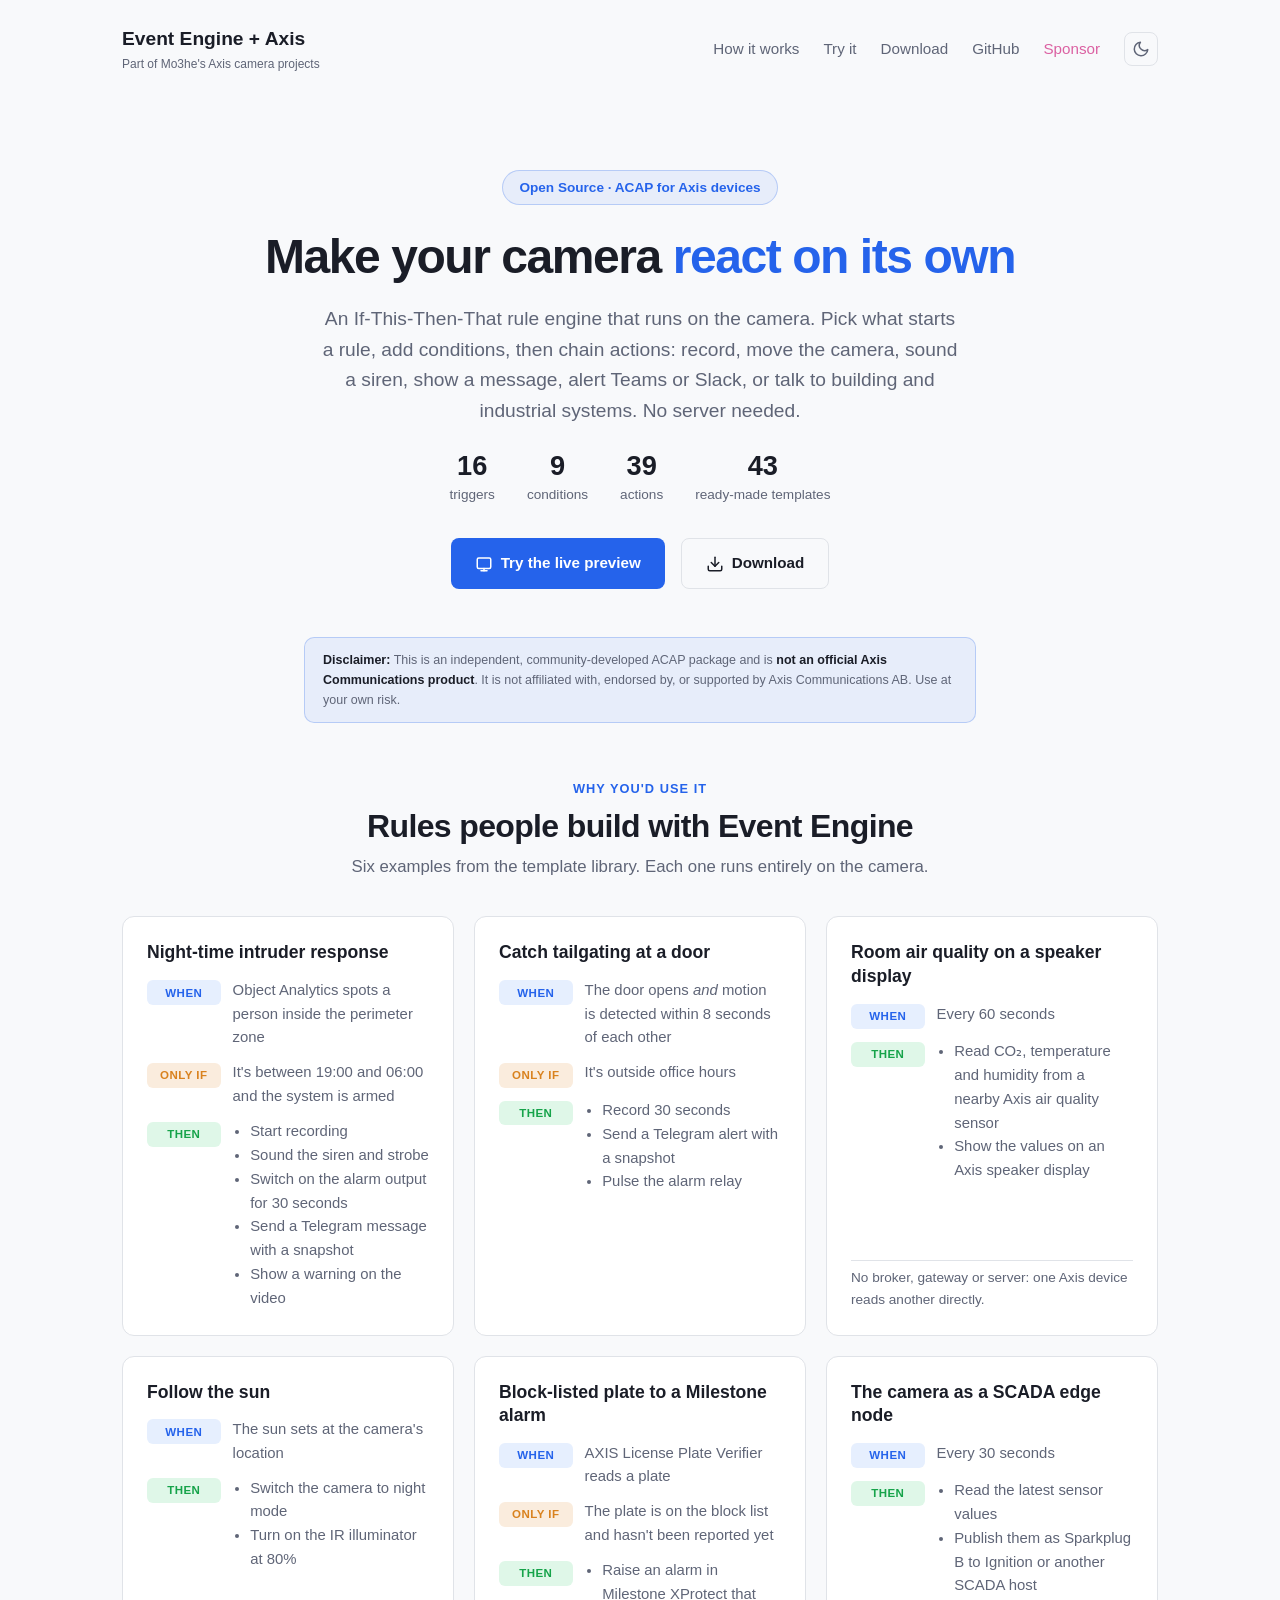
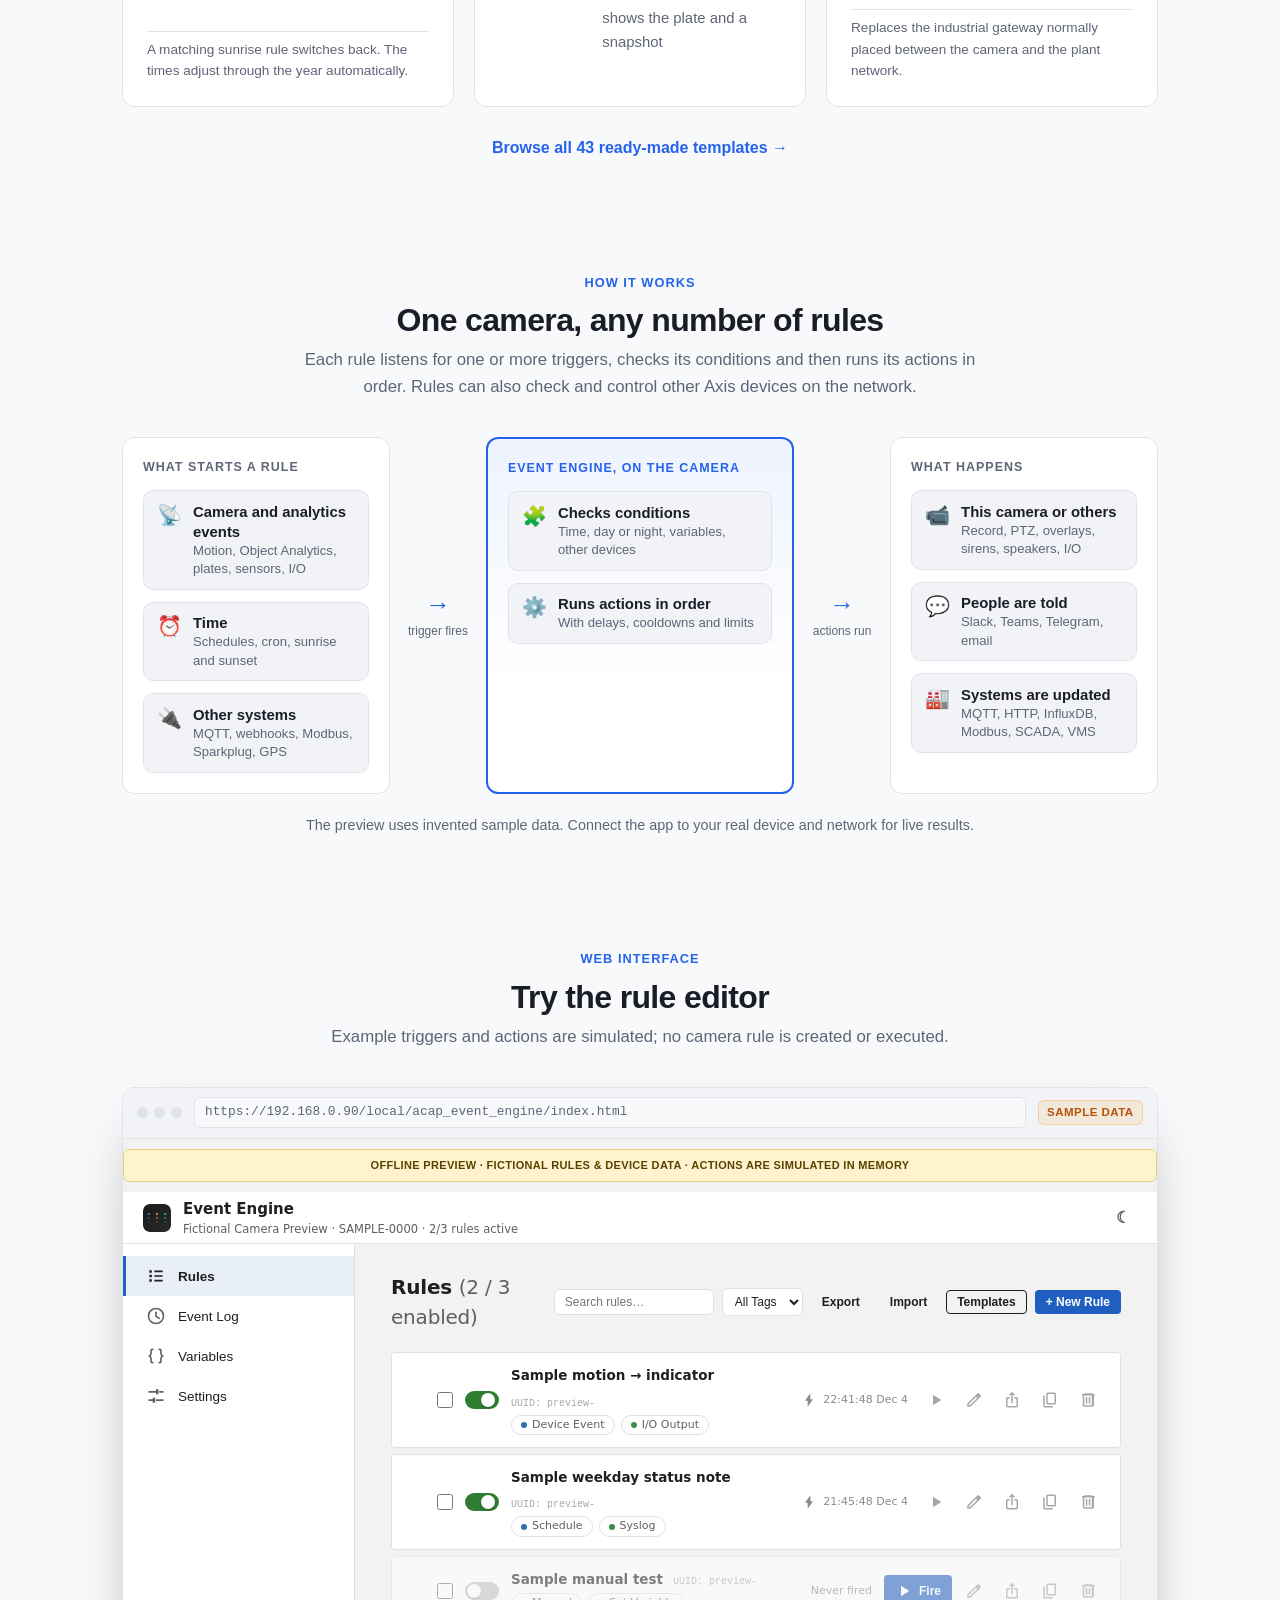
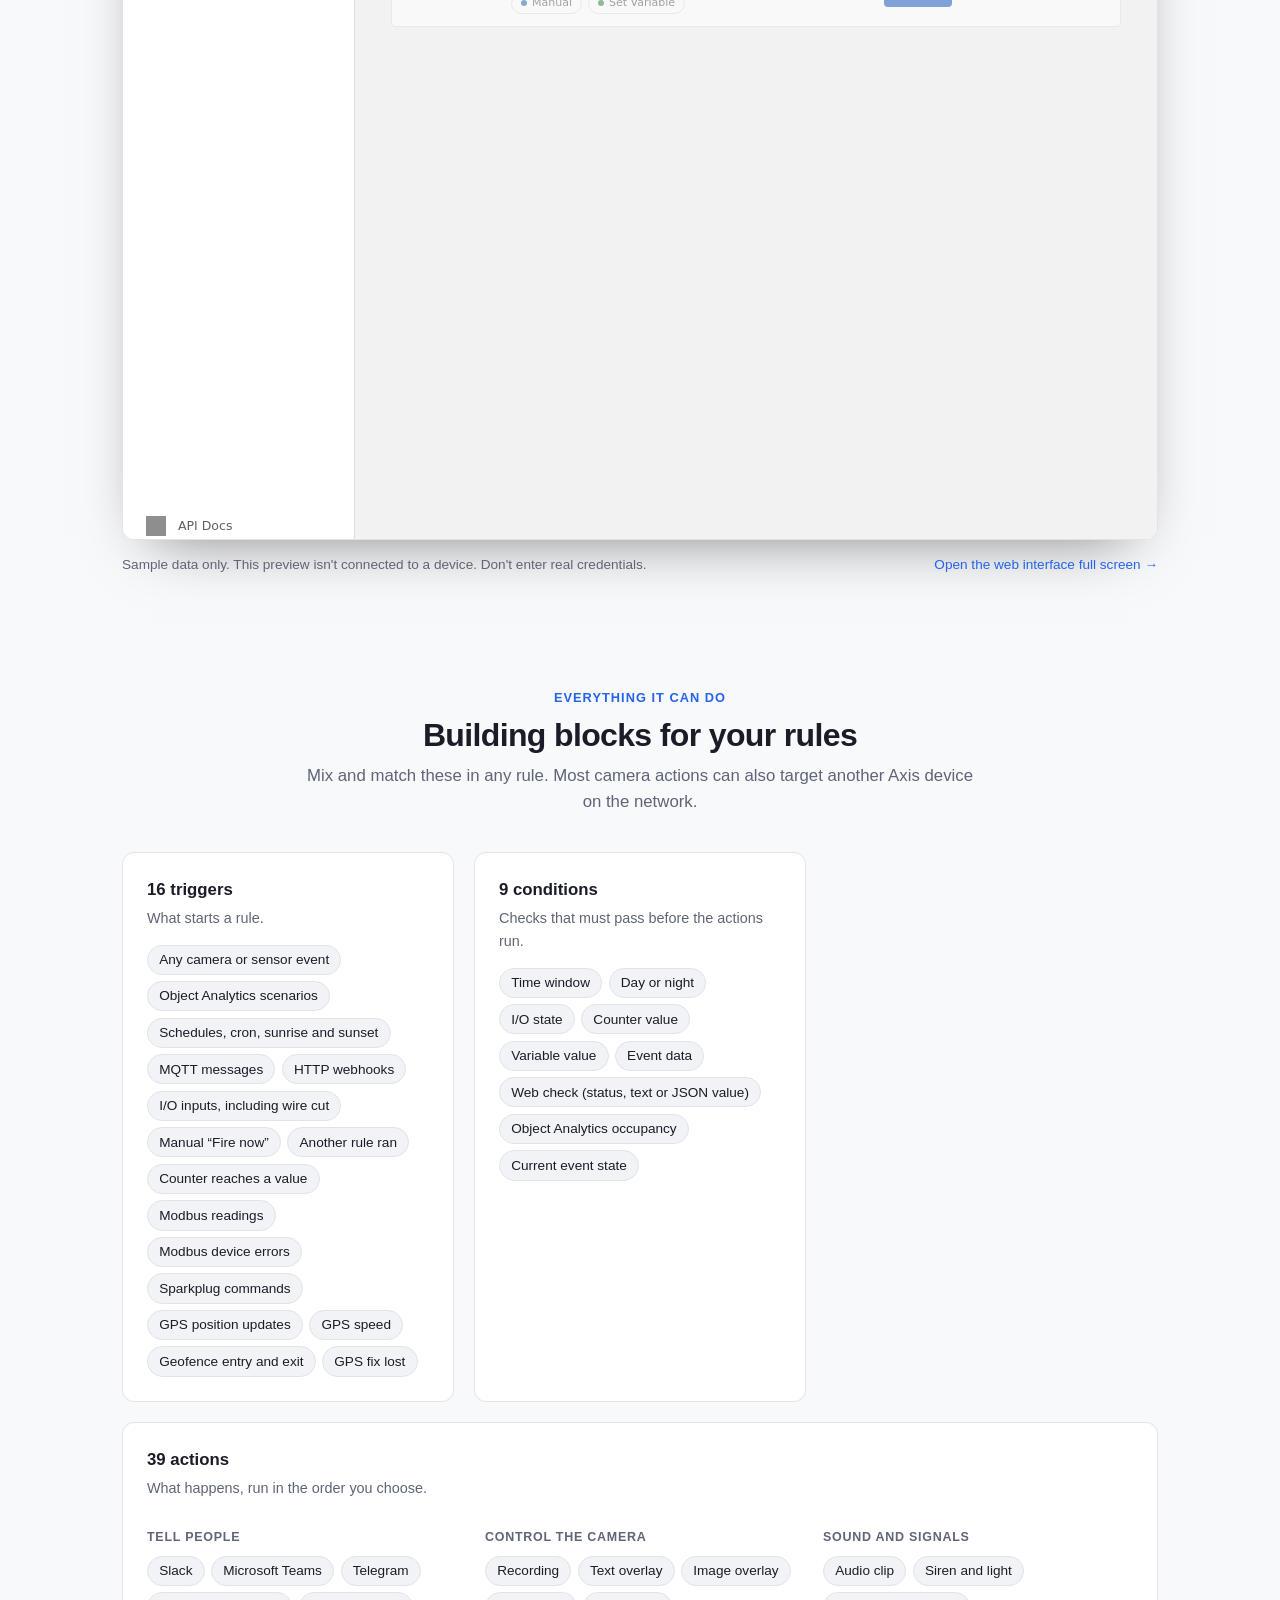
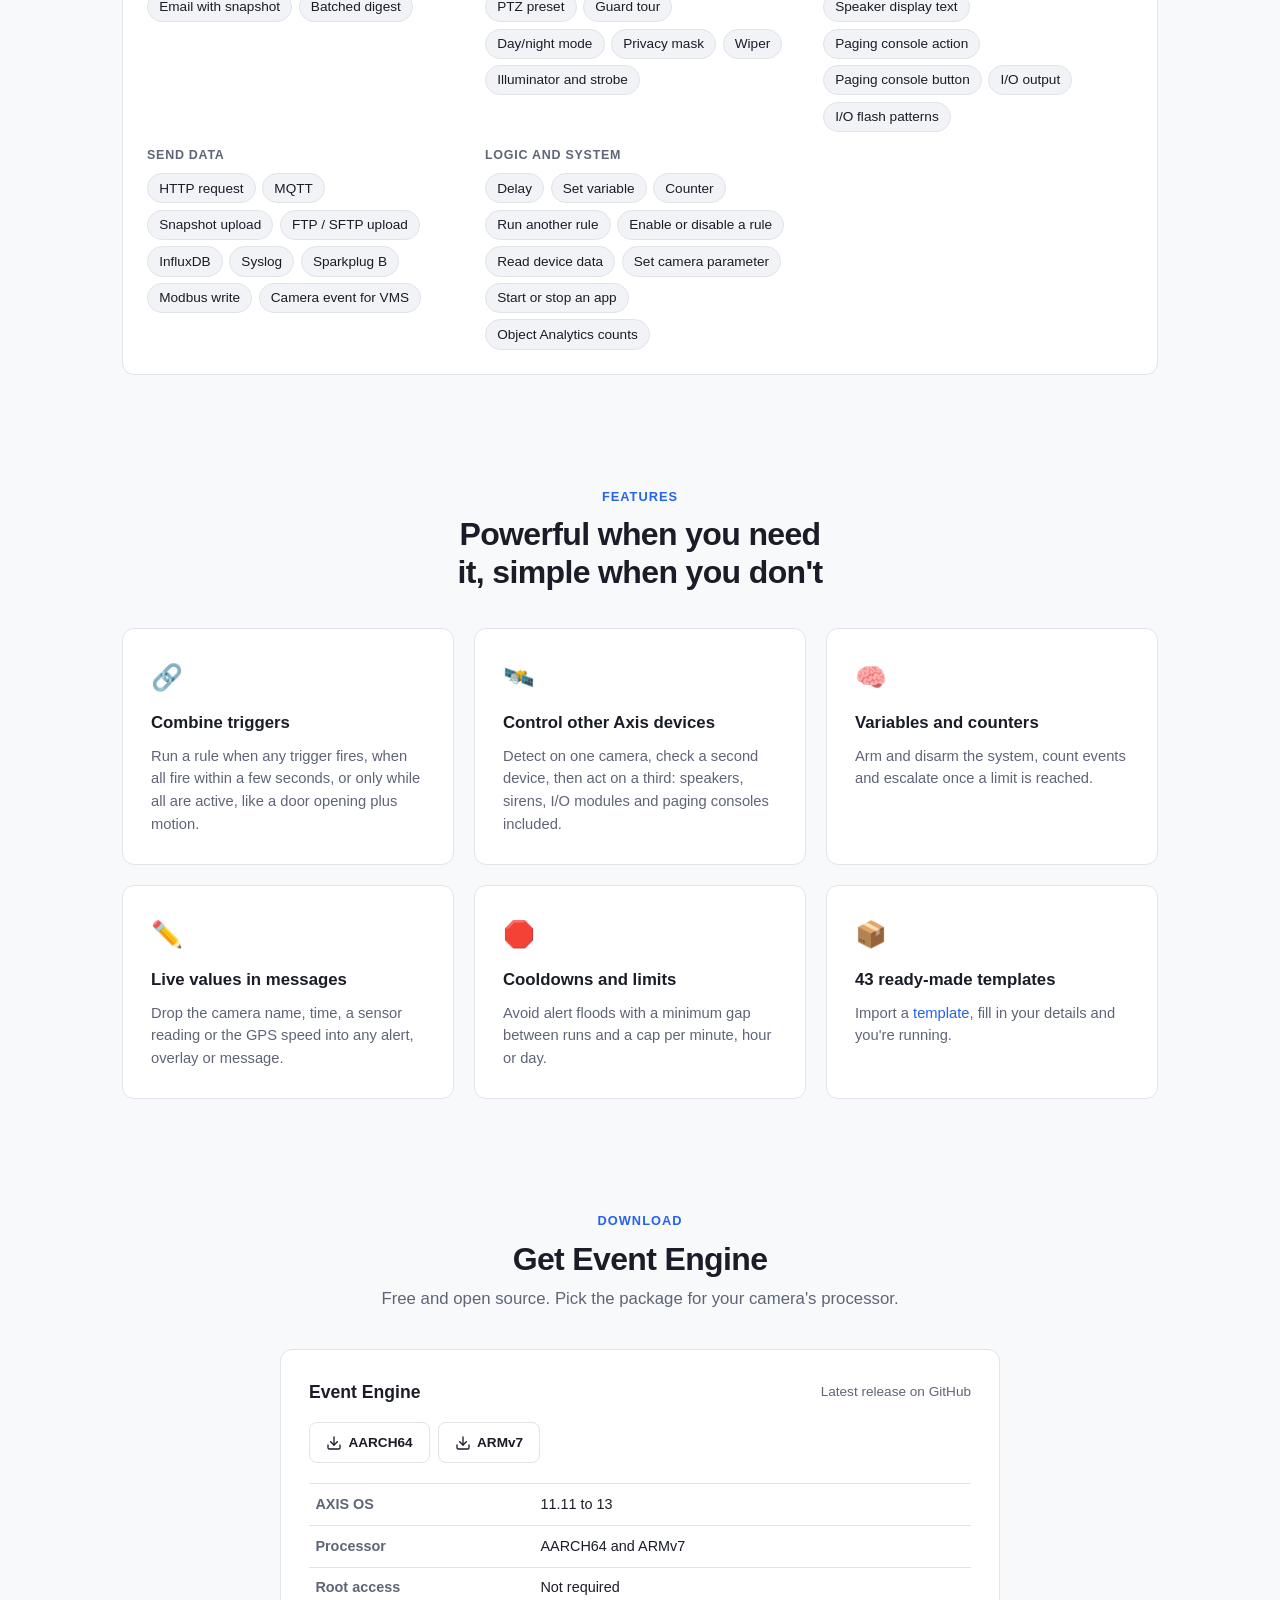
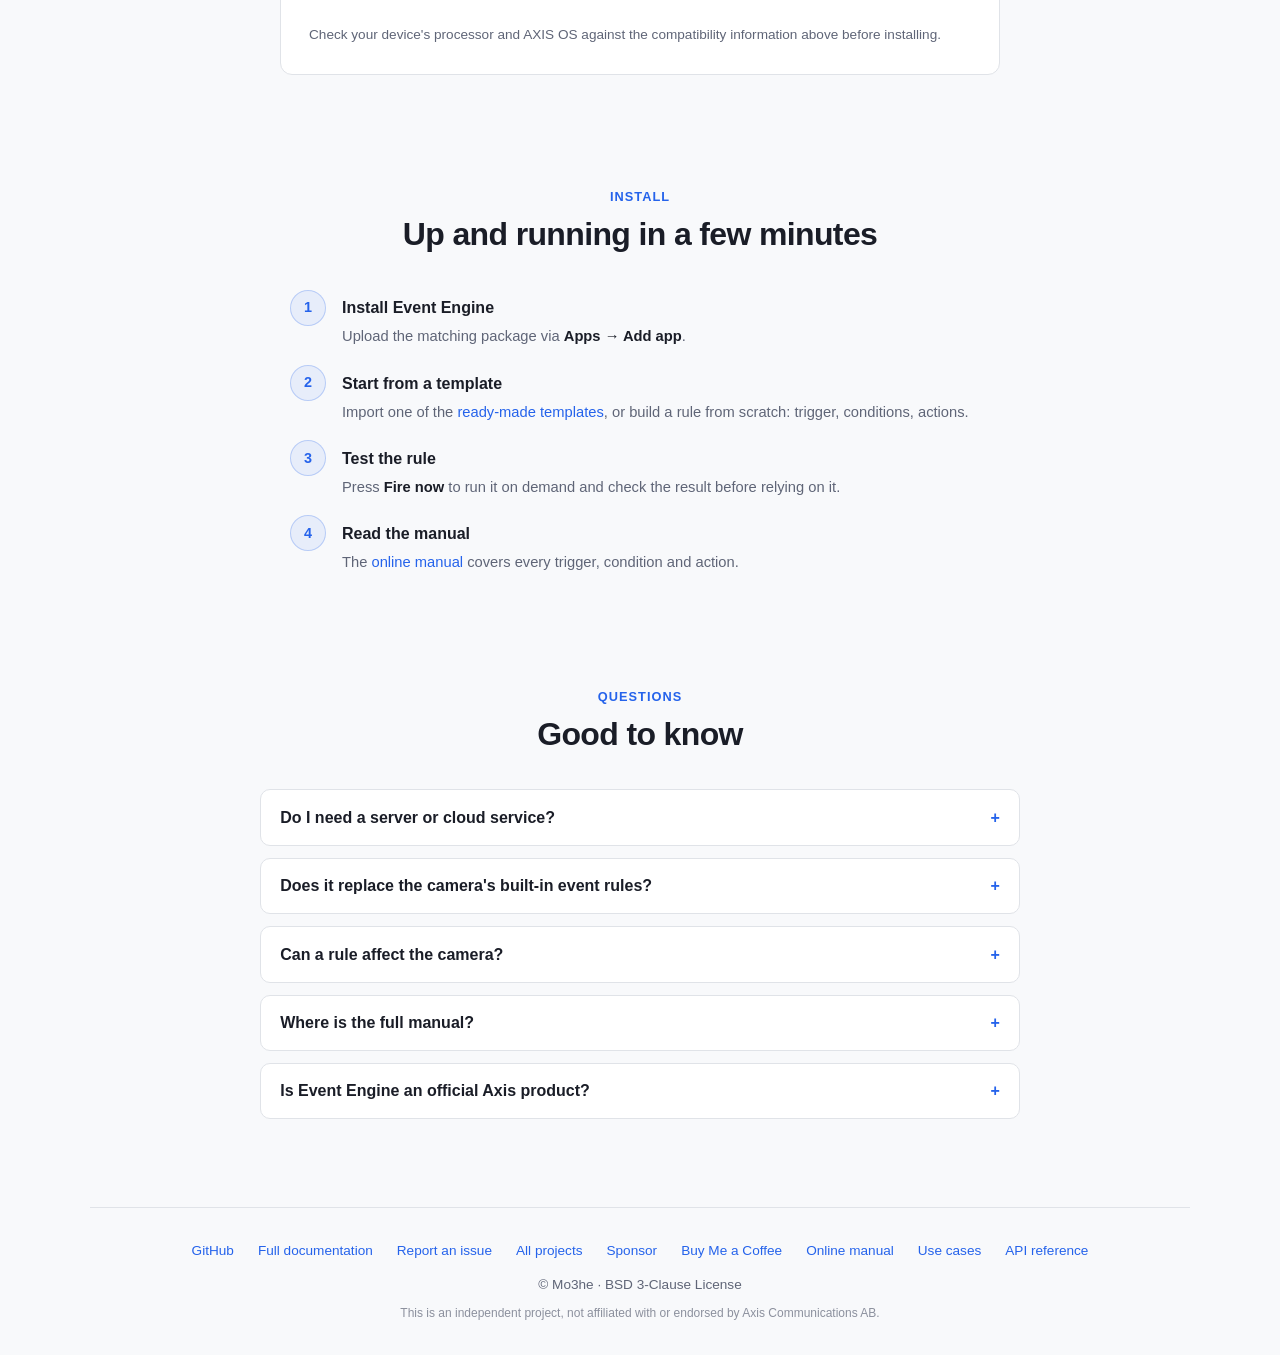
<file: docs/index.html>
<!DOCTYPE html>
<html lang="en">
<head>
  <meta charset="UTF-8">
  <meta name="viewport" content="width=device-width, initial-scale=1.0">
  <title>Event Engine for Axis Cameras</title>
  <meta name="description" content="A rule engine that runs on Axis cameras: 16 triggers, 9 conditions and 39 actions for alerts, recording, PTZ, sirens, speakers, MQTT, Modbus and Sparkplug, with no server needed.">
  <link rel="canonical" href="https://mo3he.github.io/Event-Engine-ACAP/">
  <meta property="og:type" content="website">
  <meta property="og:url" content="https://mo3he.github.io/Event-Engine-ACAP/">
  <meta property="og:title" content="Event Engine for Axis Cameras">
  <meta property="og:description" content="A rule engine that runs on Axis cameras: 16 triggers, 9 conditions and 39 actions for alerts, recording, PTZ, sirens, speakers, MQTT, Modbus and Sparkplug, with no server needed.">
  <meta name="twitter:card" content="summary">
  <meta name="twitter:title" content="Event Engine for Axis Cameras">
  <meta name="twitter:description" content="A rule engine that runs on Axis cameras: 16 triggers, 9 conditions and 39 actions for alerts, recording, PTZ, sirens, speakers, MQTT, Modbus and Sparkplug, with no server needed.">
  <style>
    :root {
      --bg: #0f1117;
      --surface: #181b23;
      --surface-2: #1f232d;
      --border: #262a35;
      --text: #e4e6ed;
      --muted: #8b8fa3;
      --accent: #4f8ff7;
      --accent-hover: #6ba1ff;
      --accent-soft: rgba(79, 143, 247, 0.12);
      --accent-line: rgba(79, 143, 247, 0.25);
      --amber: #f59e0b;
      --radius: 12px;
    }
    [data-theme="light"] {
      --bg: #f8f9fb;
      --surface: #ffffff;
      --surface-2: #f1f3f7;
      --border: #e0e3e8;
      --text: #1a1d27;
      --muted: #5f6577;
      --accent: #2563eb;
      --accent-hover: #1d4ed8;
      --accent-soft: rgba(37, 99, 235, 0.08);
      --accent-line: rgba(37, 99, 235, 0.25);
      --amber: #b45309;
    }
    * { margin: 0; padding: 0; box-sizing: border-box; }
    html { scroll-behavior: smooth; }
    body {
      font-family: -apple-system, BlinkMacSystemFont, 'Segoe UI', Roboto, Oxygen, sans-serif;
      background: var(--bg);
      color: var(--text);
      line-height: 1.6;
    }
    a { color: var(--accent); text-decoration: none; }
    a:hover { color: var(--accent-hover); }
    a:focus-visible, button:focus-visible, summary:focus-visible { outline: 2px solid var(--accent); outline-offset: 3px; border-radius: 4px; }
    code { font-family: ui-monospace, SFMono-Regular, Menlo, monospace; font-size: 0.88em; background: var(--surface-2); border: 1px solid var(--border); border-radius: 5px; padding: 0.05em 0.35em; }
    .wrap { max-width: 1100px; margin: 0 auto; padding: 0 2rem; }
    section { padding: 3.5rem 0; }
    .section-head { text-align: center; max-width: 680px; margin: 0 auto 2.25rem; }
    .section-head h2 { font-size: 2rem; font-weight: 800; letter-spacing: -0.02em; line-height: 1.2; margin-bottom: 0.5rem; text-wrap: balance; }
    .section-head p { color: var(--muted); font-size: 1.05rem; }
    .eyebrow { display: block; color: var(--accent); font-size: 0.8rem; font-weight: 700; letter-spacing: 0.08em; text-transform: uppercase; margin-bottom: 0.5rem; }
    /* Nav */
    nav { display: flex; justify-content: space-between; align-items: center; max-width: 1100px; margin: 0 auto; padding: 1.5rem 2rem; gap: 1rem; }
    nav .logo { font-size: 1.2rem; font-weight: 700; color: var(--text); }
    nav .logo small { display: block; font-size: 0.75rem; font-weight: 500; color: var(--muted); }
    nav .logo small a { color: inherit; }
    nav .logo small a:hover { color: var(--text); }
    nav .links { display: flex; gap: 1.5rem; align-items: center; }
    nav .links a { color: var(--muted); font-size: 0.95rem; }
    nav .links a:hover { color: var(--text); }
    nav .links a.sponsor { color: #db61a2; }
    .theme-toggle { background: none; border: 1px solid var(--border); color: var(--muted); cursor: pointer; border-radius: 8px; padding: 0.4rem; display: flex; align-items: center; justify-content: center; transition: all 0.2s; width: 34px; height: 34px; }
    .theme-toggle:hover { border-color: var(--muted); color: var(--text); }
    .theme-toggle svg { width: 18px; height: 18px; }
    /* Hero */
    .hero { text-align: center; padding: 4.5rem 2rem 3rem; max-width: 820px; margin: 0 auto; }
    .badge { display: inline-block; background: var(--accent-soft); color: var(--accent); padding: 0.35rem 1rem; border-radius: 20px; font-size: 0.85rem; font-weight: 600; margin-bottom: 1.5rem; border: 1px solid var(--accent-line); }
    .badge.beta { background: rgba(245, 158, 11, 0.12); color: var(--amber); border-color: rgba(245, 158, 11, 0.3); }
    .hero h1 { font-size: 3rem; font-weight: 800; letter-spacing: -0.03em; line-height: 1.15; margin-bottom: 1.25rem; text-wrap: balance; }
    .hero h1 span { color: var(--accent); }
    @media (min-width: 641px) { .hero h1 span { white-space: nowrap; } }
    .hero p { font-size: 1.2rem; color: var(--muted); max-width: 640px; margin: 0 auto 2rem; }
    .hero-buttons { display: flex; gap: 1rem; justify-content: center; flex-wrap: wrap; }
    .btn { display: inline-flex; align-items: center; gap: 0.5rem; padding: 0.75rem 1.5rem; border-radius: 8px; font-size: 0.95rem; font-weight: 600; transition: all 0.2s; }
    .btn svg { width: 18px; height: 18px; }
    .btn-primary { background: var(--accent); color: #fff; }
    .btn-primary:hover { background: var(--accent-hover); color: #fff; }
    .btn-outline { border: 1px solid var(--border); color: var(--text); background: transparent; }
    .btn-outline:hover { border-color: var(--muted); color: var(--text); }
    .disclaimer { max-width: 720px; margin: 0 auto; padding: 0 1.5rem; }
    .disclaimer div { background: var(--accent-soft); border: 1px solid var(--accent-line); border-radius: 10px; padding: 12px 18px; font-size: 12.5px; color: var(--muted); line-height: 1.6; }
    .disclaimer strong { color: var(--text); }
    /* Story cards */
    .story-grid { display: grid; grid-template-columns: repeat(auto-fit, minmax(280px, 1fr)); gap: 1.25rem; }
    .story { background: var(--surface); border: 1px solid var(--border); border-radius: var(--radius); padding: 1.75rem; }
    .story .q { font-size: 1.1rem; font-weight: 700; line-height: 1.35; margin-bottom: 0.6rem; }
    .story .q::before { content: "\201C"; color: var(--accent); margin-right: 0.1rem; }
    .story .q::after { content: "\201D"; color: var(--accent); margin-left: 0.05rem; }
    .story p { color: var(--muted); font-size: 0.95rem; }
    .hero-stats { display: flex; flex-wrap: wrap; justify-content: center; gap: 0.6rem 2rem; margin: -0.5rem auto 2rem; }
    .hero-stats div { text-align: center; }
    .hero-stats strong { display: block; font-size: 1.7rem; line-height: 1.1; color: var(--text); }
    .hero-stats span { font-size: 0.85rem; color: var(--muted); }
    .rule-grid { display: grid; grid-template-columns: repeat(auto-fit, minmax(300px, 1fr)); gap: 1.25rem; }
    .rule { background: var(--surface); border: 1px solid var(--border); border-radius: var(--radius); padding: 1.5rem; display: flex; flex-direction: column; gap: 0.7rem; }
    .rule h3 { font-size: 1.1rem; line-height: 1.35; margin-bottom: 0.15rem; }
    .rule-row { display: grid; grid-template-columns: 4.6rem 1fr; gap: 0.75rem; align-items: start; font-size: 0.93rem; }
    .rule-row p, .rule-row ul { color: var(--muted); margin: 0; }
    .rule-row ul { padding-left: 1.1rem; }
    .rule-tag { font-size: 0.72rem; font-weight: 700; letter-spacing: 0.04em; text-transform: uppercase; text-align: center; border-radius: 6px; padding: 0.2rem 0.3rem; margin-top: 0.1rem; }
    .rule-tag.when { background: rgba(79, 143, 247, 0.14); color: var(--accent); }
    .rule-tag.if { background: rgba(217, 130, 30, 0.15); color: #d9821e; }
    .rule-tag.then { background: rgba(34, 197, 94, 0.14); color: #16a34a; }
    .rule .rule-note { margin-top: auto; padding-top: 0.4rem; border-top: 1px solid var(--border); font-size: 0.85rem; color: var(--muted); }
    .more-link { text-align: center; margin-top: 1.75rem; font-weight: 600; }
    .catalog { display: grid; grid-template-columns: repeat(auto-fit, minmax(320px, 1fr)); gap: 1.25rem; }
    .cat { background: var(--surface); border: 1px solid var(--border); border-radius: var(--radius); padding: 1.5rem; }
    .cat.wide { grid-column: 1 / -1; }
    .cat-groups { display: grid; grid-template-columns: repeat(auto-fit, minmax(230px, 1fr)); gap: 0 1.75rem; }
    .cat h3 { font-size: 1.05rem; margin-bottom: 0.2rem; }
    .cat > p { color: var(--muted); font-size: 0.9rem; margin-bottom: 0.9rem; }
    .cat h4 { font-size: 0.78rem; text-transform: uppercase; letter-spacing: 0.06em; color: var(--muted); margin: 0.9rem 0 0.45rem; }
    .chips { display: flex; flex-wrap: wrap; gap: 0.4rem; list-style: none; padding: 0; margin: 0; }
    .chips li { font-size: 0.85rem; background: var(--surface-2); border: 1px solid var(--border); border-radius: 999px; padding: 0.2rem 0.7rem; }
    /* Flow diagram */
    .flow { display: grid; grid-template-columns: 1fr auto 1.15fr auto 1fr; align-items: stretch; gap: 0.75rem; }
    .flow-col { background: var(--surface); border: 1px solid var(--border); border-radius: var(--radius); padding: 1.25rem; display: flex; flex-direction: column; gap: 0.75rem; }
    .flow-col.core { border: 2px solid var(--accent); background: linear-gradient(180deg, var(--accent-soft), transparent 70%), var(--surface); }
    .flow-col h3 { font-size: 0.78rem; font-weight: 700; letter-spacing: 0.08em; text-transform: uppercase; color: var(--muted); }
    .flow-col.core h3 { color: var(--accent); }
    .node { display: flex; gap: 0.7rem; align-items: flex-start; background: var(--surface-2); border: 1px solid var(--border); border-radius: 10px; padding: 0.65rem 0.8rem; }
    .node .i { font-size: 1.25rem; line-height: 1.3; }
    .node strong { display: block; font-size: 0.93rem; line-height: 1.35; }
    .node span { display: block; color: var(--muted); font-size: 0.82rem; line-height: 1.4; }
    .flow-link { display: flex; flex-direction: column; align-items: center; justify-content: center; gap: 0.35rem; color: var(--accent); min-width: 72px; }
    .flow-link .arrow { font-size: 1.6rem; line-height: 1; }
    .flow-link .arrow::before { content: "\2192"; }
    .flow-link small { color: var(--muted); font-size: 0.75rem; text-align: center; max-width: 9rem; line-height: 1.35; }
    .flow-note { text-align: center; color: var(--muted); font-size: 0.9rem; margin: 1.25rem auto 0; max-width: 760px; }
    /* Preview */
    .preview-tabs { display: flex; gap: 0.5rem; justify-content: center; flex-wrap: wrap; margin-bottom: 1rem; }
    .preview-tabs button { font: inherit; font-size: 0.9rem; font-weight: 600; color: var(--muted); background: transparent; border: 1px solid var(--border); border-radius: 20px; padding: 0.4rem 1rem; cursor: pointer; }
    .preview-tabs button:hover { color: var(--text); border-color: var(--muted); }
    .preview-tabs button[aria-selected="true"] { color: var(--accent); background: var(--accent-soft); border-color: var(--accent-line); }
    .browser { border: 1px solid var(--border); border-radius: var(--radius); overflow: hidden; background: var(--surface); box-shadow: 0 24px 60px -30px rgba(0, 0, 0, 0.55); }
    .browser-bar { display: flex; align-items: center; gap: 0.75rem; padding: 0.6rem 0.9rem; border-bottom: 1px solid var(--border); background: var(--surface-2); }
    .dots { display: flex; gap: 6px; }
    .dots i { width: 11px; height: 11px; border-radius: 50%; background: var(--border); display: block; }
    .url { flex: 1; min-width: 0; font-family: ui-monospace, SFMono-Regular, Menlo, monospace; font-size: 0.8rem; color: var(--muted); background: var(--bg); border: 1px solid var(--border); border-radius: 6px; padding: 0.25rem 0.6rem; white-space: nowrap; overflow: hidden; text-overflow: ellipsis; }
    .sample { font-size: 0.72rem; font-weight: 700; letter-spacing: 0.04em; text-transform: uppercase; color: var(--amber); background: rgba(245, 158, 11, 0.12); border: 1px solid rgba(245, 158, 11, 0.3); border-radius: 6px; padding: 0.15rem 0.5rem; white-space: nowrap; }
    .browser iframe { display: block; width: 100%; border: 0; background: #fff; }
    .preview-foot { display: flex; justify-content: space-between; gap: 1rem; flex-wrap: wrap; color: var(--muted); font-size: 0.85rem; margin-top: 0.9rem; }
    /* Features */
    .features { display: grid; grid-template-columns: repeat(auto-fit, minmax(300px, 1fr)); gap: 1.25rem; }
    .feature-card { background: var(--surface); border: 1px solid var(--border); border-radius: var(--radius); padding: 1.75rem; }
    .feature-card .icon { font-size: 1.6rem; margin-bottom: 0.75rem; }
    .feature-card h3 { font-size: 1.05rem; font-weight: 700; margin-bottom: 0.5rem; }
    .feature-card p { color: var(--muted); font-size: 0.92rem; line-height: 1.55; }
    /* Download */
    .download-card { max-width: 720px; margin: 0 auto; background: var(--surface); border: 1px solid var(--border); border-radius: var(--radius); padding: 1.75rem; }
    .download-card .row { display: flex; justify-content: space-between; align-items: center; gap: 1rem; flex-wrap: wrap; margin-bottom: 1rem; }
    .download-card h3 { font-size: 1.1rem; font-weight: 700; }
    .version { font-size: 0.85rem; color: var(--muted); }
    .arch-buttons { display: flex; gap: 0.5rem; flex-wrap: wrap; margin-bottom: 1.25rem; }
    .arch-btn { display: inline-flex; align-items: center; gap: 0.4rem; padding: 0.55rem 1rem; border-radius: 8px; font-size: 0.85rem; font-weight: 600; border: 1px solid var(--border); color: var(--text); background: transparent; transition: all 0.2s; }
    .arch-btn:hover { border-color: var(--accent); color: var(--accent); }
    .arch-btn svg { width: 16px; height: 16px; }
    .compat { width: 100%; border-collapse: collapse; font-size: 0.9rem; }
    .compat th, .compat td { text-align: left; padding: 0.55rem 0.4rem; border-top: 1px solid var(--border); vertical-align: top; }
    .compat th { color: var(--muted); font-weight: 600; width: 34%; }
    .arch-help { color: var(--muted); font-size: 0.85rem; margin-top: 1rem; }
    .arch-help strong { color: var(--text); }
    /* Install */
    .steps { max-width: 700px; margin: 0 auto; display: flex; flex-direction: column; gap: 1rem; }
    .step { display: flex; gap: 1rem; align-items: flex-start; }
    .step-num { min-width: 36px; height: 36px; border-radius: 50%; background: var(--accent-soft); color: var(--accent); display: flex; align-items: center; justify-content: center; font-weight: 700; font-size: 0.9rem; border: 1px solid var(--accent-line); }
    .step-text { padding-top: 0.35rem; }
    .step-text strong { display: block; margin-bottom: 0.15rem; }
    .step-text span { color: var(--muted); font-size: 0.92rem; }
    .step-text span strong { display: inline; color: var(--text); margin: 0; }
    /* FAQ */
    .faq { max-width: 760px; margin: 0 auto; display: flex; flex-direction: column; gap: 0.75rem; }
    .faq details { background: var(--surface); border: 1px solid var(--border); border-radius: 10px; padding: 0.9rem 1.2rem; }
    .faq summary { cursor: pointer; font-weight: 600; list-style: none; display: flex; justify-content: space-between; gap: 1rem; }
    .faq summary::-webkit-details-marker { display: none; }
    .faq summary::after { content: "+"; color: var(--accent); font-weight: 700; }
    .faq details[open] summary::after { content: "\2212"; }
    .faq details p { color: var(--muted); font-size: 0.93rem; margin-top: 0.6rem; }
    /* Footer */
    footer { border-top: 1px solid var(--border); text-align: center; padding: 2rem; color: var(--muted); font-size: 0.85rem; max-width: 1100px; margin: 2rem auto 0; }
    footer .footer-links { display: flex; gap: 1.5rem; justify-content: center; flex-wrap: wrap; margin-bottom: 0.75rem; }
    footer .fine { font-size: 0.75rem; opacity: 0.7; margin-top: 0.5rem; }
    @media (max-width: 900px) {
      .flow { grid-template-columns: 1fr; }
      .flow-link { flex-direction: row; min-width: 0; padding: 0.15rem 0; }
      .flow-link .arrow::before { content: "\2193"; }
      .flow-link small { max-width: none; }
    }
    @media (max-width: 760px) {
      nav { padding: 1rem 1.25rem; flex-wrap: wrap; }
      nav .links { gap: 1rem; flex-wrap: wrap; }
      nav .links .opt { display: none; }
    }
    @media (max-width: 640px) {
      .wrap { padding: 0 1.25rem; }
      section { padding: 2.5rem 0; }
      .hero h1 { font-size: 2.1rem; }
      .hero { padding: 3rem 1.25rem 2rem; }
      .hero p { font-size: 1.05rem; }
      .hero-buttons { flex-direction: column; align-items: center; }
      .section-head h2 { font-size: 1.6rem; }
      .dots { display: none; }
    }
    @media (prefers-reduced-motion: reduce) { html { scroll-behavior: auto; } * { transition: none !important; } }
  </style>
</head>
<body>
  <nav>
    <div class="logo">Event Engine + Axis<small><a href="https://mo3he.github.io/">Part of Mo3he's Axis camera projects</a></small></div>
    <div class="links">
      <a href="#how" class="opt">How it works</a>
      <a href="#preview">Try it</a>
      <a href="#download">Download</a>
      <a href="https://github.com/Mo3he/Event-Engine-ACAP" target="_blank" rel="noopener">GitHub</a>
      <a href="https://github.com/sponsors/Mo3he" target="_blank" rel="noopener" class="sponsor opt">Sponsor</a>
      <button class="theme-toggle" id="themeToggle" type="button" aria-label="Toggle light and dark theme">
        <svg id="iconSun" viewBox="0 0 24 24" fill="none" stroke="currentColor" stroke-width="2" stroke-linecap="round" stroke-linejoin="round" aria-hidden="true"><circle cx="12" cy="12" r="5"/><line x1="12" y1="1" x2="12" y2="3"/><line x1="12" y1="21" x2="12" y2="23"/><line x1="4.22" y1="4.22" x2="5.64" y2="5.64"/><line x1="18.36" y1="18.36" x2="19.78" y2="19.78"/><line x1="1" y1="12" x2="3" y2="12"/><line x1="21" y1="12" x2="23" y2="12"/><line x1="4.22" y1="19.78" x2="5.64" y2="18.36"/><line x1="18.36" y1="5.64" x2="19.78" y2="4.22"/></svg>
        <svg id="iconMoon" viewBox="0 0 24 24" fill="none" stroke="currentColor" stroke-width="2" stroke-linecap="round" stroke-linejoin="round" style="display:none" aria-hidden="true"><path d="M21 12.79A9 9 0 1 1 11.21 3 7 7 0 0 0 21 12.79z"/></svg>
      </button>
    </div>
  </nav>

  <header class="hero">
    <div class="badge">Open Source &middot; ACAP for Axis devices</div>
    <h1>Make your camera <span>react on its own</span></h1>
    <p>An If-This-Then-That rule engine that runs on the camera. Pick what starts a rule, add conditions, then chain actions: record, move the camera, sound a siren, show a message, alert Teams or Slack, or talk to building and industrial systems. No server needed.</p>
    <div class="hero-stats"><div><strong>16</strong><span>triggers</span></div><div><strong>9</strong><span>conditions</span></div><div><strong>39</strong><span>actions</span></div><div><strong>43</strong><span>ready-made templates</span></div></div>
    <div class="hero-buttons">
      <a href="#preview" class="btn btn-primary"><svg viewBox="0 0 24 24" fill="none" stroke="currentColor" stroke-width="2" stroke-linecap="round" stroke-linejoin="round" aria-hidden="true"><rect x="3" y="4" width="18" height="14" rx="2"/><path d="M8 21h8"/><path d="M12 18v3"/></svg> Try the live preview</a>
      <a href="#download" class="btn btn-outline"><svg viewBox="0 0 24 24" fill="none" stroke="currentColor" stroke-width="2" stroke-linecap="round" stroke-linejoin="round" aria-hidden="true"><path d="M21 15v4a2 2 0 0 1-2 2H5a2 2 0 0 1-2-2v-4"/><polyline points="7 10 12 15 17 10"/><line x1="12" y1="15" x2="12" y2="3"/></svg> Download</a>
    </div>
  </header>

  <div class="disclaimer"><div>
    <strong>Disclaimer:</strong> This is an independent, community-developed ACAP package and is <strong>not an official Axis Communications product</strong>. It is not affiliated with, endorsed by, or supported by Axis Communications AB. Use at your own risk.
  </div></div>

  <main>
    <section id="why">
      <div class="wrap">
        <div class="section-head">
          <span class="eyebrow">Why you'd use it</span>
          <h2>Rules people build with Event Engine</h2>
          <p>Six examples from the template library. Each one runs entirely on the camera.</p>
        </div>
        <div class="rule-grid">
          <article class="rule"><h3>Night-time intruder response</h3><div class="rule-row"><span class="rule-tag when">When</span><p>Object Analytics spots a person inside the perimeter zone</p></div><div class="rule-row"><span class="rule-tag if">Only if</span><p>It's between 19:00 and 06:00 and the system is armed</p></div><div class="rule-row"><span class="rule-tag then">Then</span><ul><li>Start recording</li><li>Sound the siren and strobe</li><li>Switch on the alarm output for 30 seconds</li><li>Send a Telegram message with a snapshot</li><li>Show a warning on the video</li></ul></div></article>
          <article class="rule"><h3>Catch tailgating at a door</h3><div class="rule-row"><span class="rule-tag when">When</span><p>The door opens <em>and</em> motion is detected within 8 seconds of each other</p></div><div class="rule-row"><span class="rule-tag if">Only if</span><p>It's outside office hours</p></div><div class="rule-row"><span class="rule-tag then">Then</span><ul><li>Record 30 seconds</li><li>Send a Telegram alert with a snapshot</li><li>Pulse the alarm relay</li></ul></div></article>
          <article class="rule"><h3>Room air quality on a speaker display</h3><div class="rule-row"><span class="rule-tag when">When</span><p>Every 60 seconds</p></div><div class="rule-row"><span class="rule-tag then">Then</span><ul><li>Read CO₂, temperature and humidity from a nearby Axis air quality sensor</li><li>Show the values on an Axis speaker display</li></ul></div><p class="rule-note">No broker, gateway or server: one Axis device reads another directly.</p></article>
          <article class="rule"><h3>Follow the sun</h3><div class="rule-row"><span class="rule-tag when">When</span><p>The sun sets at the camera's location</p></div><div class="rule-row"><span class="rule-tag then">Then</span><ul><li>Switch the camera to night mode</li><li>Turn on the IR illuminator at 80%</li></ul></div><p class="rule-note">A matching sunrise rule switches back. The times adjust through the year automatically.</p></article>
          <article class="rule"><h3>Block-listed plate to a Milestone alarm</h3><div class="rule-row"><span class="rule-tag when">When</span><p>AXIS License Plate Verifier reads a plate</p></div><div class="rule-row"><span class="rule-tag if">Only if</span><p>The plate is on the block list and hasn't been reported yet</p></div><div class="rule-row"><span class="rule-tag then">Then</span><ul><li>Raise an alarm in Milestone XProtect that shows the plate and a snapshot</li></ul></div></article>
          <article class="rule"><h3>The camera as a SCADA edge node</h3><div class="rule-row"><span class="rule-tag when">When</span><p>Every 30 seconds</p></div><div class="rule-row"><span class="rule-tag then">Then</span><ul><li>Read the latest sensor values</li><li>Publish them as Sparkplug B to Ignition or another SCADA host</li></ul></div><p class="rule-note">Replaces the industrial gateway normally placed between the camera and the plant network.</p></article>
        </div>
        <p class="more-link"><a href="use-cases.html">Browse all 43 ready-made templates &rarr;</a></p>
      </div>
    </section>

    <section id="how">
      <div class="wrap">
        <div class="section-head">
          <span class="eyebrow">How it works</span>
          <h2>One camera, any number of rules</h2>
          <p>Each rule listens for one or more triggers, checks its conditions and then runs its actions in order. Rules can also check and control other Axis devices on the network.</p>
        </div>
        <div class="flow">
          <div class="flow-col">
            <h3>What starts a rule</h3>
            <div class="node"><span class="i" aria-hidden="true">📡</span><div><strong>Camera and analytics events</strong><span>Motion, Object Analytics, plates, sensors, I/O</span></div></div>
            <div class="node"><span class="i" aria-hidden="true">⏰</span><div><strong>Time</strong><span>Schedules, cron, sunrise and sunset</span></div></div>
            <div class="node"><span class="i" aria-hidden="true">🔌</span><div><strong>Other systems</strong><span>MQTT, webhooks, Modbus, Sparkplug, GPS</span></div></div>
          </div>
          <div class="flow-link"><span class="arrow" aria-hidden="true"></span><small>trigger fires</small></div>
          <div class="flow-col core">
            <h3>Event Engine, on the camera</h3>
            <div class="node"><span class="i" aria-hidden="true">🧩</span><div><strong>Checks conditions</strong><span>Time, day or night, variables, other devices</span></div></div>
            <div class="node"><span class="i" aria-hidden="true">⚙️</span><div><strong>Runs actions in order</strong><span>With delays, cooldowns and limits</span></div></div>
          </div>
          <div class="flow-link"><span class="arrow" aria-hidden="true"></span><small>actions run</small></div>
          <div class="flow-col">
            <h3>What happens</h3>
            <div class="node"><span class="i" aria-hidden="true">📹</span><div><strong>This camera or others</strong><span>Record, PTZ, overlays, sirens, speakers, I/O</span></div></div>
            <div class="node"><span class="i" aria-hidden="true">💬</span><div><strong>People are told</strong><span>Slack, Teams, Telegram, email</span></div></div>
            <div class="node"><span class="i" aria-hidden="true">🏭</span><div><strong>Systems are updated</strong><span>MQTT, HTTP, InfluxDB, Modbus, SCADA, VMS</span></div></div>
          </div>
        </div>
        <p class="flow-note">The preview uses invented sample data. Connect the app to your real device and network for live results.</p>
      </div>
    </section>

    <section id="preview">
      <div class="wrap">
        <div class="section-head">
          <span class="eyebrow">Web interface</span>
          <h2>Try the rule editor</h2>
          <p>Example triggers and actions are simulated; no camera rule is created or executed.</p>
        </div>
        <div class="browser">
          <div class="browser-bar">
            <div class="dots" aria-hidden="true"><i></i><i></i><i></i></div>
            <div class="url" id="previewUrl">https://192.168.0.90/local/acap_event_engine/index.html</div>
            <span class="sample">Sample data</span>
          </div>
          <iframe id="previewFrame" src="preview/index.html" title="Event Engine preview with sample data" style="height:1000px" loading="lazy" sandbox="allow-scripts allow-same-origin allow-forms allow-modals"></iframe>
        </div>
        <div class="preview-foot">
          <span>Sample data only. This preview isn't connected to a device. Don't enter real credentials.</span>
          <a id="previewFull" href="preview/index.html" target="_blank" rel="noopener">Open the web interface full screen &rarr;</a>
        </div>
      </div>
    </section>


    <section id="capabilities">
      <div class="wrap">
        <div class="section-head">
          <span class="eyebrow">Everything it can do</span>
          <h2>Building blocks for your rules</h2>
          <p>Mix and match these in any rule. Most camera actions can also target another Axis device on the network.</p>
        </div>
        <div class="catalog">
          <div class="cat"><h3>16 triggers</h3><p>What starts a rule.</p><div><ul class="chips"><li>Any camera or sensor event</li><li>Object Analytics scenarios</li><li>Schedules, cron, sunrise and sunset</li><li>MQTT messages</li><li>HTTP webhooks</li><li>I/O inputs, including wire cut</li><li>Manual “Fire now”</li><li>Another rule ran</li><li>Counter reaches a value</li><li>Modbus readings</li><li>Modbus device errors</li><li>Sparkplug commands</li><li>GPS position updates</li><li>GPS speed</li><li>Geofence entry and exit</li><li>GPS fix lost</li></ul></div></div>
          <div class="cat"><h3>9 conditions</h3><p>Checks that must pass before the actions run.</p><div><ul class="chips"><li>Time window</li><li>Day or night</li><li>I/O state</li><li>Counter value</li><li>Variable value</li><li>Event data</li><li>Web check (status, text or JSON value)</li><li>Object Analytics occupancy</li><li>Current event state</li></ul></div></div>
          <div class="cat wide"><h3>39 actions</h3><p>What happens, run in the order you choose.</p><div class="cat-groups"><div><h4>Tell people</h4><ul class="chips"><li>Slack</li><li>Microsoft Teams</li><li>Telegram</li><li>Email with snapshot</li><li>Batched digest</li></ul></div><div><h4>Control the camera</h4><ul class="chips"><li>Recording</li><li>Text overlay</li><li>Image overlay</li><li>PTZ preset</li><li>Guard tour</li><li>Day/night mode</li><li>Privacy mask</li><li>Wiper</li><li>Illuminator and strobe</li></ul></div><div><h4>Sound and signals</h4><ul class="chips"><li>Audio clip</li><li>Siren and light</li><li>Speaker display text</li><li>Paging console action</li><li>Paging console button</li><li>I/O output</li><li>I/O flash patterns</li></ul></div><div><h4>Send data</h4><ul class="chips"><li>HTTP request</li><li>MQTT</li><li>Snapshot upload</li><li>FTP / SFTP upload</li><li>InfluxDB</li><li>Syslog</li><li>Sparkplug B</li><li>Modbus write</li><li>Camera event for VMS</li></ul></div><div><h4>Logic and system</h4><ul class="chips"><li>Delay</li><li>Set variable</li><li>Counter</li><li>Run another rule</li><li>Enable or disable a rule</li><li>Read device data</li><li>Set camera parameter</li><li>Start or stop an app</li><li>Object Analytics counts</li></ul></div></div></div>
        </div>
      </div>
    </section>
    <section id="features">
      <div class="wrap">
        <div class="section-head">
          <span class="eyebrow">Features</span>
          <h2>Powerful when you need it, simple when you don't</h2>
        </div>
        <div class="features">
          <div class="feature-card"><div class="icon" aria-hidden="true">🔗</div><h3>Combine triggers</h3><p>Run a rule when any trigger fires, when all fire within a few seconds, or only while all are active, like a door opening plus motion.</p></div>
          <div class="feature-card"><div class="icon" aria-hidden="true">🛰️</div><h3>Control other Axis devices</h3><p>Detect on one camera, check a second device, then act on a third: speakers, sirens, I/O modules and paging consoles included.</p></div>
          <div class="feature-card"><div class="icon" aria-hidden="true">🧠</div><h3>Variables and counters</h3><p>Arm and disarm the system, count events and escalate once a limit is reached.</p></div>
          <div class="feature-card"><div class="icon" aria-hidden="true">✏️</div><h3>Live values in messages</h3><p>Drop the camera name, time, a sensor reading or the GPS speed into any alert, overlay or message.</p></div>
          <div class="feature-card"><div class="icon" aria-hidden="true">🛑</div><h3>Cooldowns and limits</h3><p>Avoid alert floods with a minimum gap between runs and a cap per minute, hour or day.</p></div>
          <div class="feature-card"><div class="icon" aria-hidden="true">📦</div><h3>43 ready-made templates</h3><p>Import a <a href="use-cases.html">template</a>, fill in your details and you're running.</p></div>
        </div>
      </div>
    </section>

    <section id="download">
      <div class="wrap">
        <div class="section-head">
          <span class="eyebrow">Download</span>
          <h2>Get Event Engine</h2>
          <p>Free and open source. Pick the package for your camera's processor.</p>
        </div>
        <div class="download-card">
          <div class="row"><h3>Event Engine</h3><span class="version" id="relVersion">Latest release on GitHub</span></div>
          <div class="arch-buttons">
            <a class="arch-btn" data-arch="aarch64" href="https://github.com/Mo3he/Event-Engine-ACAP/releases" target="_blank" rel="noopener"><svg viewBox="0 0 24 24" fill="none" stroke="currentColor" stroke-width="2" stroke-linecap="round" stroke-linejoin="round" aria-hidden="true"><path d="M21 15v4a2 2 0 0 1-2 2H5a2 2 0 0 1-2-2v-4"/><polyline points="7 10 12 15 17 10"/><line x1="12" y1="15" x2="12" y2="3"/></svg> AARCH64</a>
            <a class="arch-btn" data-arch="armv7hf" href="https://github.com/Mo3he/Event-Engine-ACAP/releases" target="_blank" rel="noopener"><svg viewBox="0 0 24 24" fill="none" stroke="currentColor" stroke-width="2" stroke-linecap="round" stroke-linejoin="round" aria-hidden="true"><path d="M21 15v4a2 2 0 0 1-2 2H5a2 2 0 0 1-2-2v-4"/><polyline points="7 10 12 15 17 10"/><line x1="12" y1="15" x2="12" y2="3"/></svg> ARMv7</a>
          </div>
          <table class="compat">
            <tr><th>AXIS OS</th><td>11.11 to 13</td></tr>
            <tr><th>Processor</th><td>AARCH64 and ARMv7</td></tr>
            <tr><th>Root access</th><td>Not required</td></tr>
          </table>
          <p class="arch-help">Check your device's processor and AXIS OS against the compatibility information above before installing.</p>
        </div>
      </div>
    </section>

    <section id="install">
      <div class="wrap">
        <div class="section-head">
          <span class="eyebrow">Install</span>
          <h2>Up and running in a few minutes</h2>
        </div>
        <div class="steps">
          <div class="step"><div class="step-num">1</div><div class="step-text"><strong>Install Event Engine</strong><span>Upload the matching package via <strong>Apps &rarr; Add app</strong>.</span></div></div>
          <div class="step"><div class="step-num">2</div><div class="step-text"><strong>Start from a template</strong><span>Import one of the <a href="use-cases.html">ready-made templates</a>, or build a rule from scratch: trigger, conditions, actions.</span></div></div>
          <div class="step"><div class="step-num">3</div><div class="step-text"><strong>Test the rule</strong><span>Press <strong>Fire now</strong> to run it on demand and check the result before relying on it.</span></div></div>
          <div class="step"><div class="step-num">4</div><div class="step-text"><strong>Read the manual</strong><span>The <a href="help.html">online manual</a> covers every trigger, condition and action.</span></div></div>
        </div>
      </div>
    </section>

    <section id="faq">
      <div class="wrap">
        <div class="section-head">
          <span class="eyebrow">Questions</span>
          <h2>Good to know</h2>
        </div>
        <div class="faq">
          <details><summary>Do I need a server or cloud service?</summary><p>No. Rules run entirely on the camera. External services are only contacted if you add an action that sends to them.</p></details>
          <details><summary>Does it replace the camera's built-in event rules?</summary><p>It extends them. Event Engine uses the same device events, adds many more actions, and can fire its own events that the camera's built-in rules and a VMS can react to.</p></details>
          <details><summary>Can a rule affect the camera?</summary><p>Yes. Actions can start recordings, move PTZ, change overlays, use I/O, or operate supported signals. Review and test rules before enabling them.</p></details>
          <details><summary>Where is the full manual?</summary><p>See the <a href="help.html">online manual</a>, the <a href="use-cases.html">use cases</a> and the <a href="https://github.com/Mo3he/Event-Engine-ACAP#readme" target="_blank" rel="noopener">README</a>.</p></details>
          <details><summary>Is Event Engine an official Axis product?</summary><p>No. It is an independent community-developed ACAP.</p></details>
        </div>
      </div>
    </section>
  </main>

  <footer>
    <div class="footer-links">
      <a href="https://github.com/Mo3he/Event-Engine-ACAP" target="_blank" rel="noopener">GitHub</a>
      <a href="https://github.com/Mo3he/Event-Engine-ACAP#readme" target="_blank" rel="noopener">Full documentation</a>
      <a href="https://github.com/Mo3he/Event-Engine-ACAP/issues" target="_blank" rel="noopener">Report an issue</a>
      <a href="https://mo3he.github.io/">All projects</a>
      <a href="https://github.com/sponsors/Mo3he" target="_blank" rel="noopener">Sponsor</a>
      <a href="https://buymeacoffee.com/mo3he" target="_blank" rel="noopener">Buy Me a Coffee</a>
      <a href="help.html" target="_blank" rel="noopener">Online manual</a>
      <a href="use-cases.html" target="_blank" rel="noopener">Use cases</a>
      <a href="https://petstore.swagger.io/?url=https://raw.githubusercontent.com/Mo3he/Event-Engine-ACAP/main/app/html/openapi.json" target="_blank" rel="noopener">API reference</a>
    </div>
    <p>&copy; Mo3he &middot; BSD 3-Clause License</p>
    <p class="fine">This is an independent project, not affiliated with or endorsed by Axis Communications AB.</p>
  </footer>

  <script>
    (function () {
      var html = document.documentElement;
      var sun = document.getElementById('iconSun');
      var moon = document.getElementById('iconMoon');
      function applyTheme(theme) {
        if (theme === 'light') { html.setAttribute('data-theme', 'light'); sun.style.display = 'none'; moon.style.display = 'block'; }
        else { html.removeAttribute('data-theme'); sun.style.display = 'block'; moon.style.display = 'none'; }
      }
      var stored = localStorage.getItem('theme');
      var lightQuery = window.matchMedia('(prefers-color-scheme: light)');
      applyTheme(stored || (lightQuery.matches ? 'light' : 'dark'));
      document.getElementById('themeToggle').addEventListener('click', function () {
        var next = html.getAttribute('data-theme') === 'light' ? 'dark' : 'light';
        localStorage.setItem('theme', next);
        applyTheme(next);
      });
      lightQuery.addEventListener('change', function (e) {
        if (!localStorage.getItem('theme')) applyTheme(e.matches ? 'light' : 'dark');
      });

      var frame = document.getElementById('previewFrame');
      var url = document.getElementById('previewUrl');
      var full = document.getElementById('previewFull');
      var tabs = document.querySelectorAll('.preview-tabs button');
      var previewSrcs = [];
      for (var t = 0; t < tabs.length && t < previewSrcs.length; t++) {
        tabs[t].addEventListener('click', (function (src) {
          return function () {
            for (var k = 0; k < tabs.length; k++) tabs[k].setAttribute('aria-selected', 'false');
            this.setAttribute('aria-selected', 'true');
            frame.src = src;
            frame.title = this.getAttribute('data-title');
            url.textContent = this.getAttribute('data-url');
            full.href = src;
          };
        })(previewSrcs[t]));
      }

      // Point the architecture buttons at the newest release's packages. Prefer a
      // stable release; fall back to the newest pre-release for beta projects.
      fetch('https://api.github.com/repos/Mo3he/Event-Engine-ACAP/releases?per_page=10')
        .then(function (r) { return r.ok ? r.json() : []; })
        .then(function (releases) {
          var rel = null, i;
          for (i = 0; i < releases.length && !rel; i++) if (!releases[i].draft && !releases[i].prerelease) rel = releases[i];
          for (i = 0; i < releases.length && !rel; i++) if (!releases[i].draft) rel = releases[i];
          if (!rel) return;
          document.getElementById('relVersion').textContent = rel.tag_name + (rel.prerelease ? ' (pre-release)' : '') + ' \u00b7 ' + new Date(rel.published_at).toLocaleDateString(undefined, { year: 'numeric', month: 'short', day: 'numeric' });
          var buttons = document.querySelectorAll('a[data-arch]');
          for (i = 0; i < buttons.length; i++) {
            var arch = buttons[i].getAttribute('data-arch');
            for (var j = 0; j < rel.assets.length; j++) {
              var name = rel.assets[j].name.toLowerCase();
              if (name.endsWith('_' + arch + '.eap') && !name.includes('_hksv_')) {
                buttons[i].href = rel.assets[j].browser_download_url;
                buttons[i].removeAttribute('target');
                break;
              }
            }
          }
        })
        .catch(function () {});
    })();
  </script>
</body>
</html>
</file>
